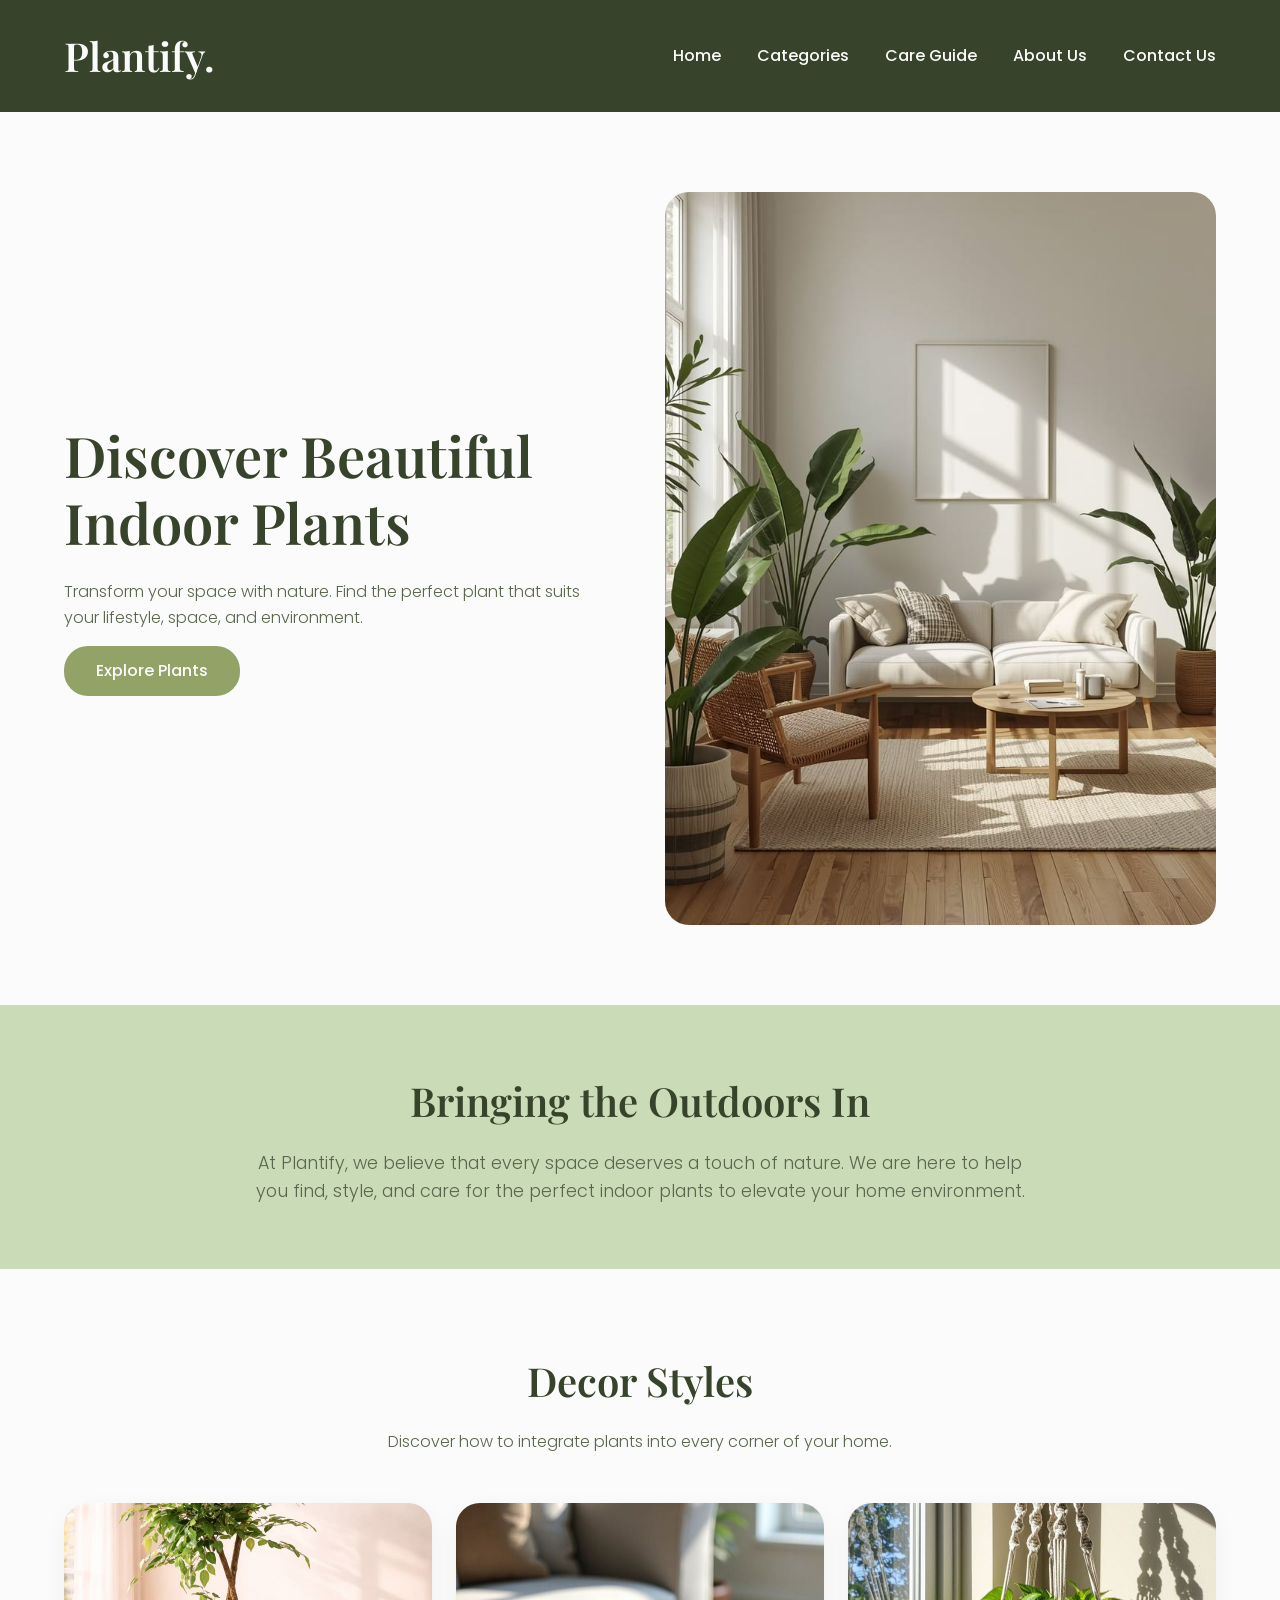
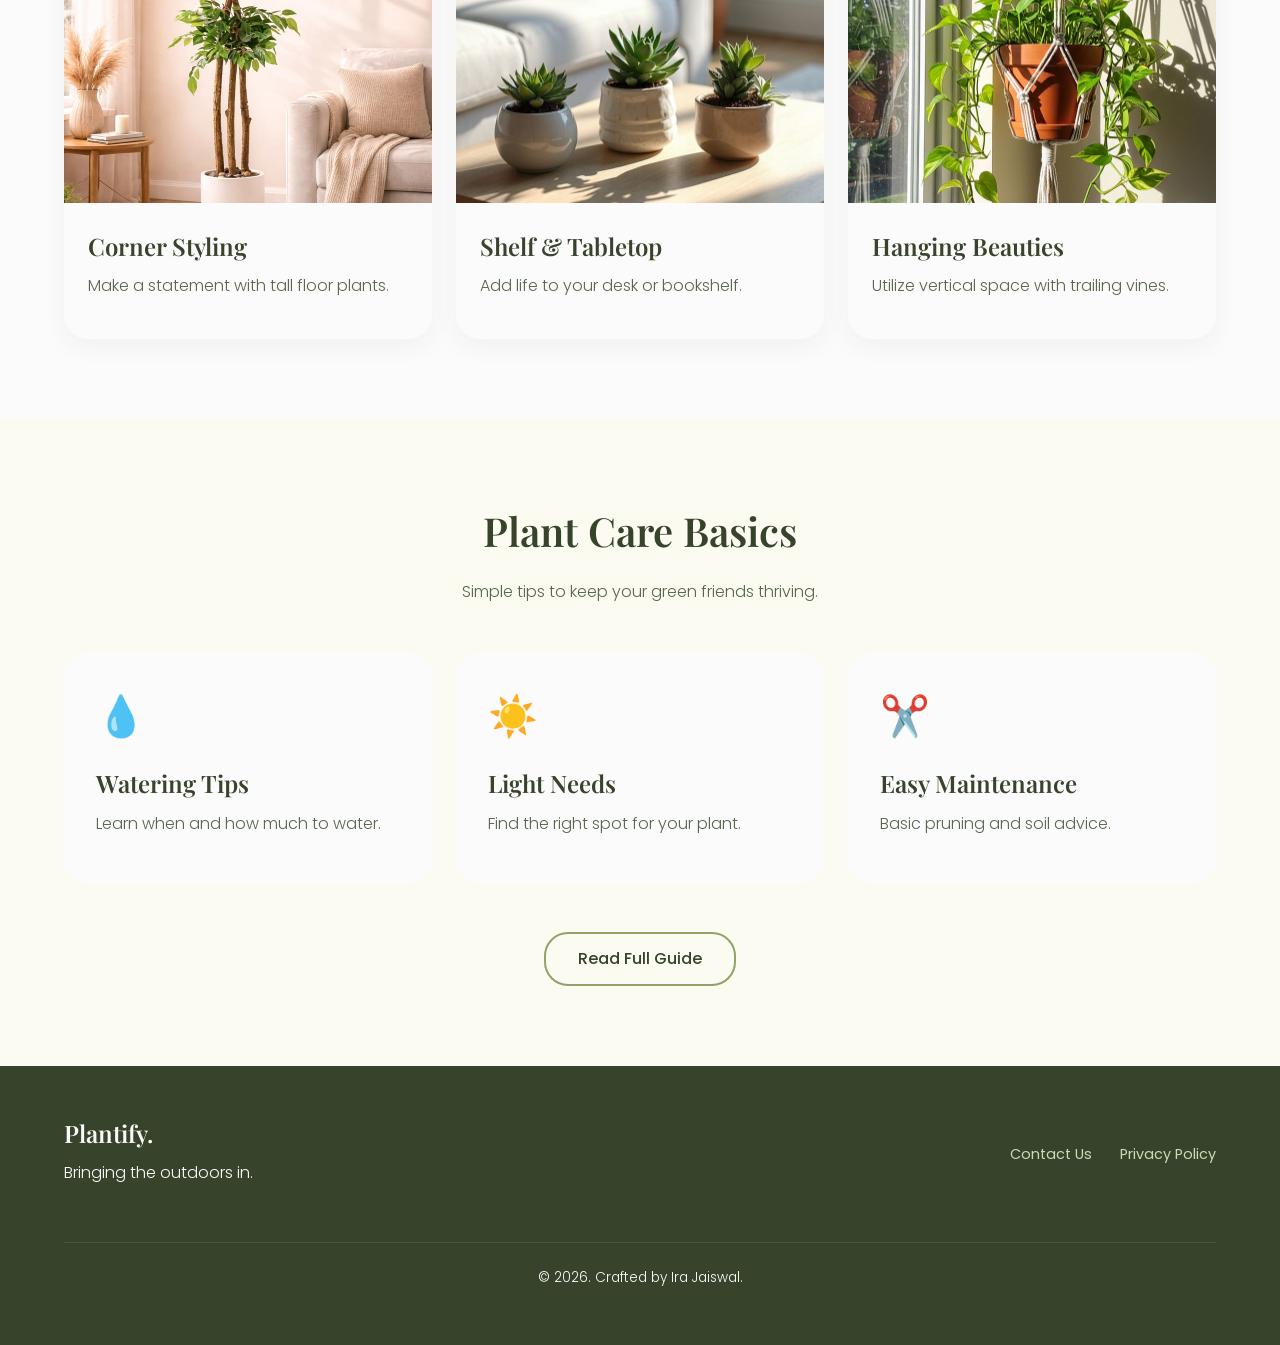
<file: index.html>
<!DOCTYPE html>
<html lang="en">
<head>
    <meta charset="UTF-8">
    <meta name="viewport" content="width=device-width, initial-scale=1.0">
    <title>Plantify | Discover Beautiful Indoor Plants</title>
    <link href="https://fonts.googleapis.com/css2?family=Playfair+Display:ital,wght@0,400;0,600;1,400&family=Poppins:wght@300;400;500;600&display=swap" rel="stylesheet">
    <link rel="stylesheet" href="style.css">
</head>
<body>

  <header class="site-header bg-dark-green">
    <div class="container header-inner">
        <div class="logo">
            <h2>Plantify.</h2>
        </div>
        <nav class="main-nav">
            <a href="index.html">Home</a>
            <a href="categories.html">Categories</a>
            <a href="care.html">Care Guide</a>
            <a href="about.html">About Us</a>
            <a href="contact.html">Contact Us</a>
        </nav>
    </div>
</header>

    <section class="main-banner bg-soft-white">
        <div class="container main-banner-grid">
            <div class="main-banner-text">
                <h1>Discover Beautiful Indoor Plants</h1>
                <p>Transform your space with nature. Find the perfect plant that suits your lifestyle, space, and environment.</p>
                <a href="#" class="btn-primary">Explore Plants</a>
            </div>
            <div class="main-banner-image">
                <!-- Replace 'main-plant.jpg' with your actual image name -->
                <img src="img/ban.jpg" alt="Styled indoor room with plants" class="fit-image main-plant-img">
            </div>
        </div>
    </section>
    
    <section class="about-snippet bg-light-green">
        <div class="container text-center">
            <h2>Bringing the Outdoors In</h2>
            <p>At Plantify, we believe that every space deserves a touch of nature. We are here to help you find, style, and care for the perfect indoor plants to elevate your home environment.</p>
        </div>
    </section>

    <section class="decor-styles bg-soft-white">
        <div class="container">
            <div class="section-header text-center">
                <h2>Decor Styles</h2>
                <p>Discover how to integrate plants into every corner of your home.</p>
            </div>
            
            <div class="style-grid">
                <div class="style-card">
                    <div class="card-img-container">
                        <img src="img/win.jpg" alt="Corner styling with tall plant" class="fit-image">
                    </div>
                    <div class="card-content">
                        <h3>Corner Styling</h3>
                        <p>Make a statement with tall floor plants.</p>
                    </div>
                </div>
                
               
                <div class="style-card">
                    <div class="card-img-container">
                        <img src="img/co.jpg" alt="Shelf styling with small plants" class="fit-image">
                    </div>
                    <div class="card-content">
                        <h3>Shelf & Tabletop</h3>
                        <p>Add life to your desk or bookshelf.</p>
                    </div>
                </div>
               
                <div class="style-card">
                    <div class="card-img-container">
                        <img src="img/hang.jpg" alt="Hanging trailing plants" class="fit-image">
                    </div>
                    <div class="card-content">
                        <h3>Hanging Beauties</h3>
                        <p>Utilize vertical space with trailing vines.</p>
                    </div>
                </div>
            </div>
        </div>
    </section>

    <!-- CARE-->
    <section class="care-preview bg-beige">
        <div class="container">
            <div class="section-header text-center">
                <h2>Plant Care Basics</h2>
                <p>Simple tips to keep your green friends thriving.</p>
            </div>
            
            <div class="care-grid">
                <div class="care-card">
                    <div class="icon-placeholder">💧</div>
                    <h3>Watering Tips</h3>
                    <p>Learn when and how much to water.</p>
                </div>
                <div class="care-card">
                    <div class="icon-placeholder">☀️</div>
                    <h3>Light Needs</h3>
                    <p>Find the right spot for your plant.</p>
                </div>
                <div class="care-card">
                    <div class="icon-placeholder">✂️</div>
                    <h3>Easy Maintenance</h3>
                    <p>Basic pruning and soil advice.</p>
                </div>
            </div>
            
            <div class="text-center">
                <a href="care.html" class="btn-secondary">Read Full Guide</a>
            </div>
        </div>
    </section>

    <footer class="site-footer bg-dark-green">
        <div class="container footer-inner">
            <div class="footer-brand">
                <h3>Plantify.</h3>
                <p>Bringing the outdoors in.</p>
            </div>
            <div class="footer-links">
                <a href="#">Contact Us</a>
                <a href="#">Privacy Policy</a>
            </div>
        </div>
      
        <div class="container text-center">
            <p class="copyright">&copy; 2026. Crafted by Ira Jaiswal.</p>
        </div>
    </footer>

</body>
</html>
</file>
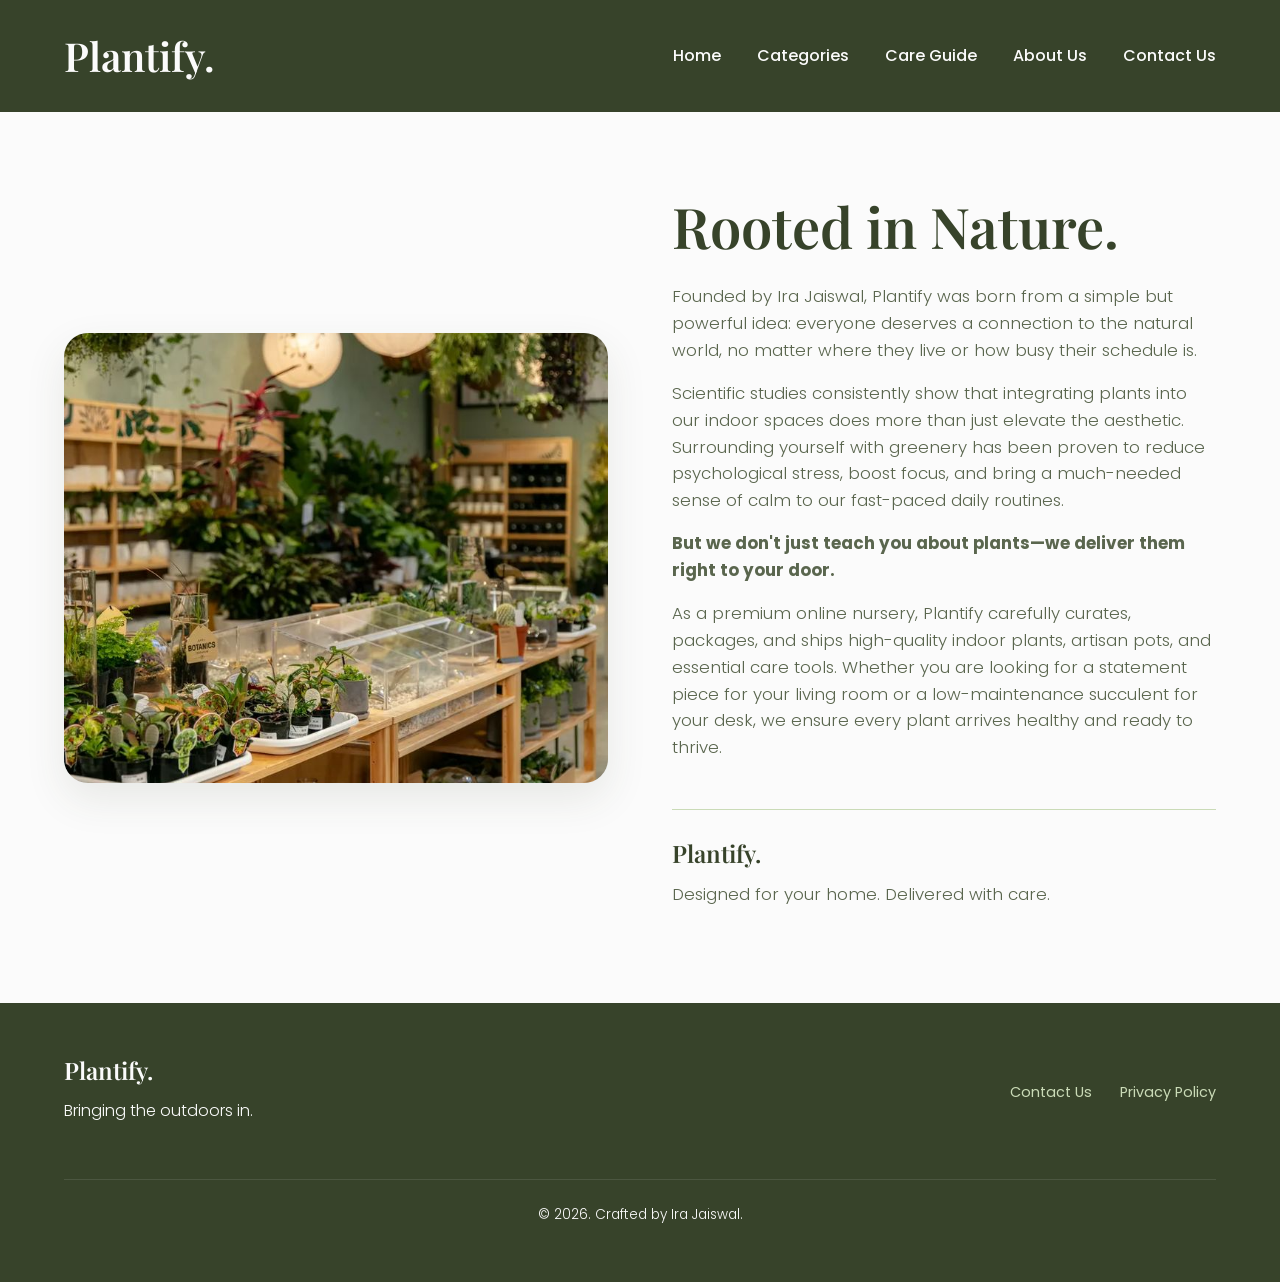
<file: about.html>
<!DOCTYPE html>
<html lang="en">
<head>
    <meta charset="UTF-8">
    <meta name="viewport" content="width=device-width, initial-scale=1.0">
    <title>Plantify | About Us</title>
    <link href="https://fonts.googleapis.com/css2?family=Playfair+Display:ital,wght@0,400;0,600;1,400&family=Poppins:wght@300;400;500;600&display=swap" rel="stylesheet">
    <link rel="stylesheet" href="style.css">
    <link rel="stylesheet" href="about.css">
</head>
<body>

  
    <header class="site-header bg-dark-green">
        <div class="container header-inner">
            <div class="logo">
                <h2><a href="index.html" style="color: inherit; text-decoration: none;">Plantify.</a></h2>
            </div>
            <nav class="main-nav">
                <a href="index.html">Home</a>
                <a href="categories.html">Categories</a>
                <a href="care.html">Care Guide</a>
                <a href="about.html">About Us</a>
                <a href="contact.html">Contact Us</a>
            </nav>
        </div>
    </header>

    <section class="about-page bg-soft-white">
        <div class="container about-grid">
            
            <div class="about-image-container">
               
                <img src="img/shop.jpg" alt="Aesthetic plant shop interior" class="fit-image about-img">
            </div>

            <div class="about-text-container">
                <h1>Rooted in Nature.</h1>
                <p>Founded by Ira Jaiswal, Plantify was born from a simple but powerful idea: everyone deserves a connection to the natural world, no matter where they live or how busy their schedule is.</p>
                <p>Scientific studies consistently show that integrating plants into our indoor spaces does more than just elevate the aesthetic. Surrounding yourself with greenery has been proven to reduce psychological stress, boost focus, and bring a much-needed sense of calm to our fast-paced daily routines.</p>
                <p><strong>But we don't just teach you about plants—we deliver them right to your door.</strong></p>
                <p>As a premium online nursery, Plantify carefully curates, packages, and ships high-quality indoor plants, artisan pots, and essential care tools. Whether you are looking for a statement piece for your living room or a low-maintenance succulent for your desk, we ensure every plant arrives healthy and ready to thrive.</p>
                
                <div class="signature">
                    <h3>Plantify.</h3>
                    <p>Designed for your home. Delivered with care.</p>
                </div>
            </div>

        </div>
    </section>

    <footer class="site-footer bg-dark-green">
        <div class="container footer-inner">
            <div class="footer-brand">
                <h3>Plantify.</h3>
                <p>Bringing the outdoors in.</p>
            </div>
            <div class="footer-links">
                <a href="#">Contact Us</a>
                <a href="#">Privacy Policy</a>
            </div>
        </div>
        
        <div class="container text-center">
            <p class="copyright">&copy; 2026. Crafted by Ira Jaiswal.</p>
        </div>
    </footer>

</body>
</html>
</file>
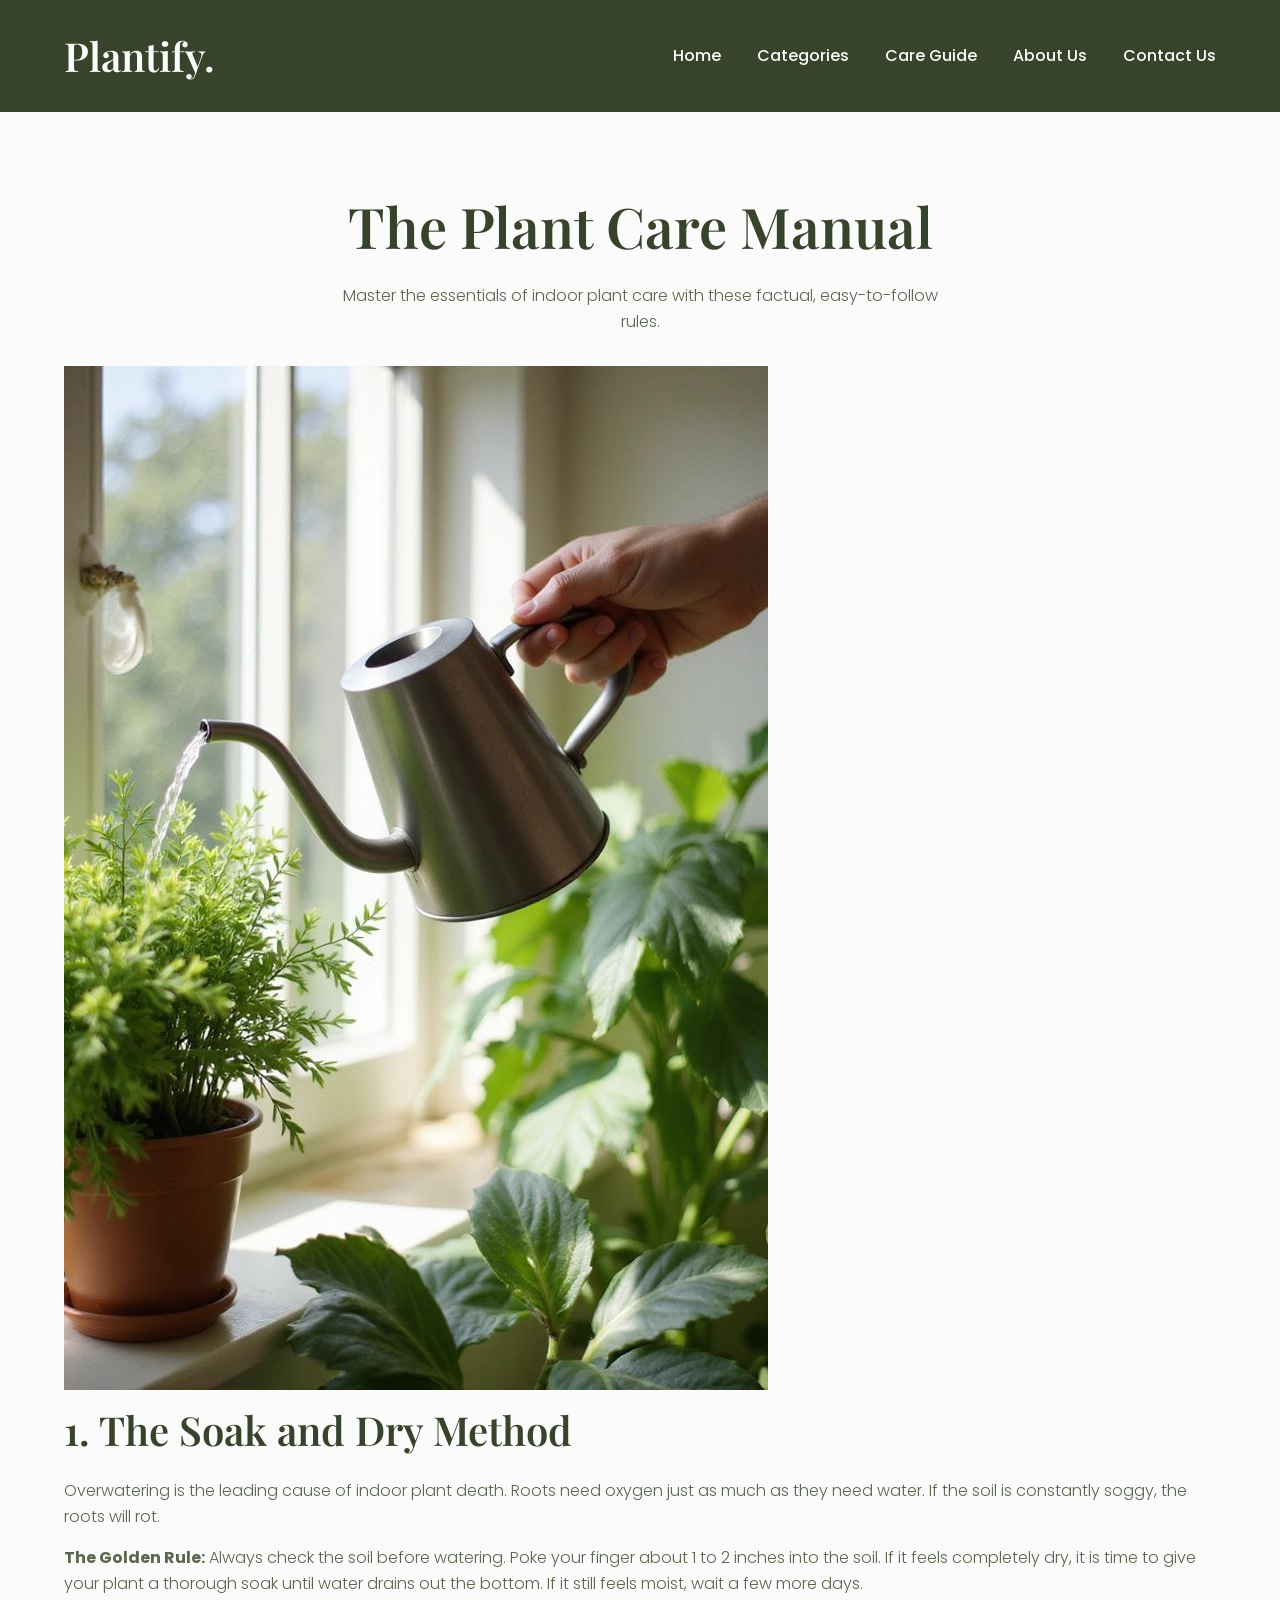
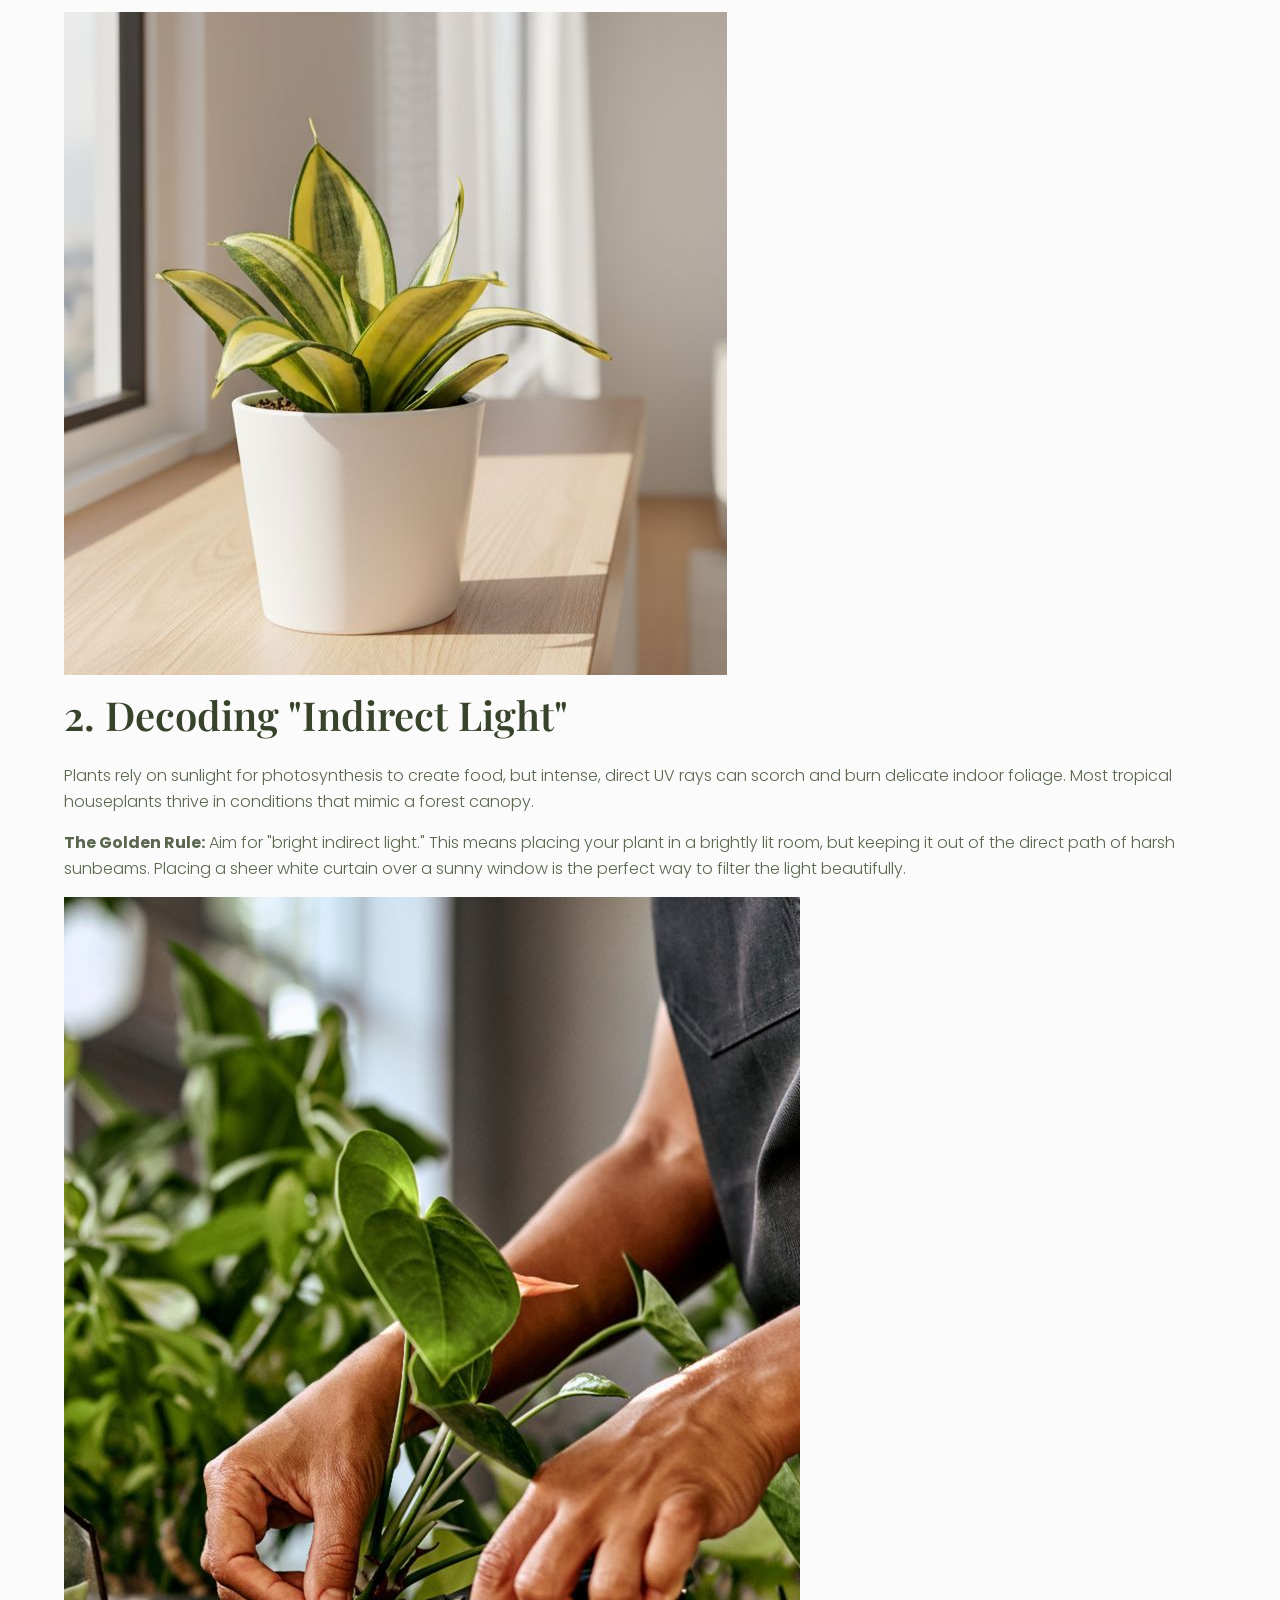
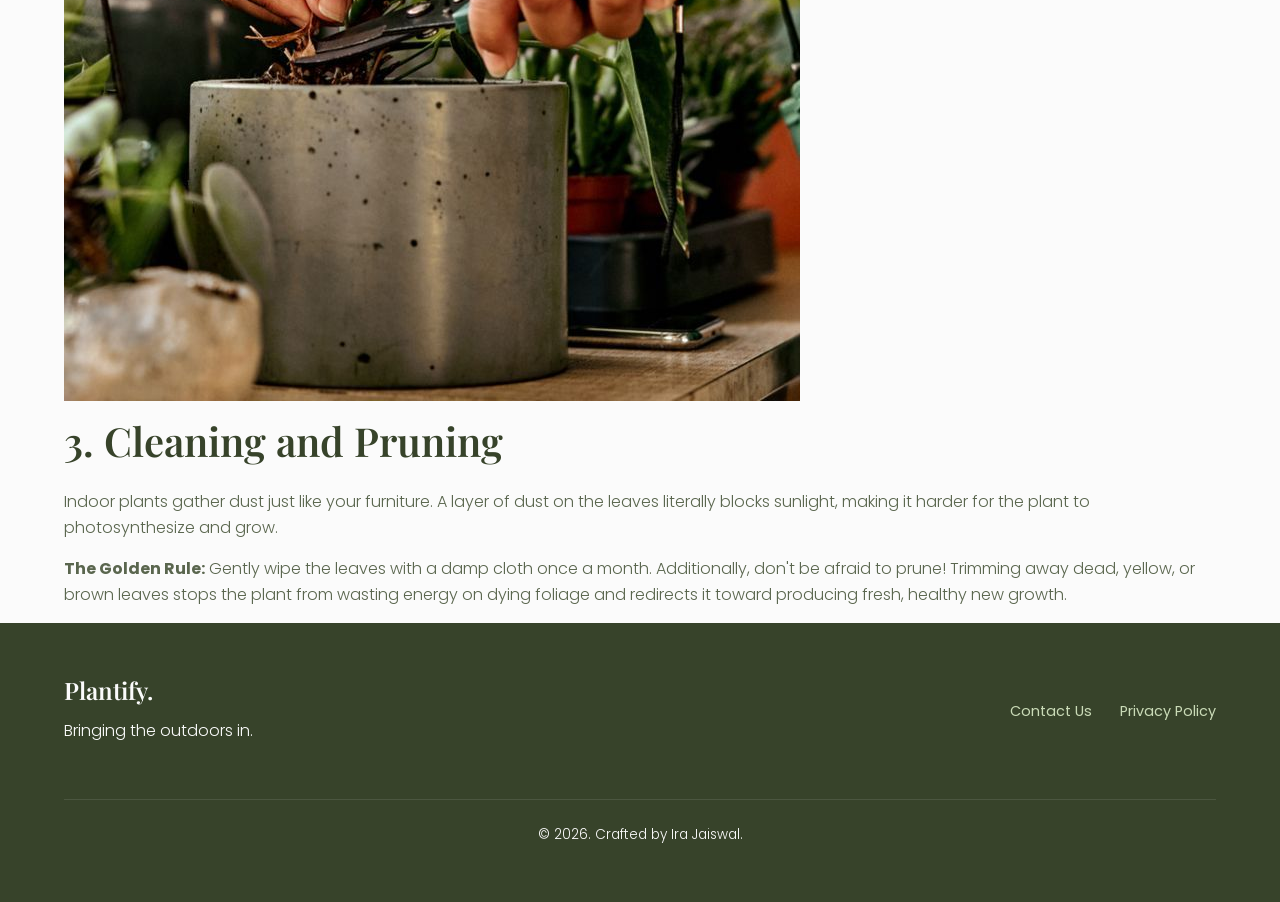
<file: care.html>
<!DOCTYPE html>
<html lang="en">
<head>
    <meta charset="UTF-8">
    <meta name="viewport" content="width=device-width, initial-scale=1.0">
    <title>Plantify | Plant Care Guide</title>
    <link href="https://fonts.googleapis.com/css2?family=Playfair+Display:ital,wght@0,400;0,600;1,400&family=Poppins:wght@300;400;500;600&display=swap" rel="stylesheet">
    <link rel="stylesheet" href="style.css">
    <link href="https://fonts.googleapis.com/css2?family=Playfair+Display:ital,wght@0,400;0,600;1,400&family=Poppins:wght@300;400;500;600&display=swap" rel="stylesheet">
    <link rel="stylesheet" href="style.css">
    <link rel="stylesheet" href="care.css">
</head>
<body>

    <header class="site-header bg-dark-green">
        <div class="container header-inner">
            <div class="logo">
                <h2><a href="index.html" style="color: inherit; text-decoration: none;">Plantify.</a></h2>
            </div>
            <nav class="main-nav">
                <a href="index.html">Home</a>
                <a href="categories.html">Categories</a>
                <a href="care.html">Care Guide</a>
                <a href="about.html">About Us</a>
                <a href="contact.html">Contact Us</a>
            </nav>
        </div>
    </header>

    <section class="care-header bg-soft-white">
        <div class="container text-center">
            <h1>The Plant Care Manual</h1>
            <p>Master the essentials of indoor plant care with these factual, easy-to-follow rules.</p>
        </div>
    </section>

    <section class="care-articles bg-soft-white">
        <div class="container">
            
            <div class="care-block">
        
                <img src="img/water.jpg" alt="Watering an indoor plant" class="care-img">
                <h2>1. The Soak and Dry Method</h2>
                <p>Overwatering is the leading cause of indoor plant death. Roots need oxygen just as much as they need water. If the soil is constantly soggy, the roots will rot.</p>
                <p><strong>The Golden Rule:</strong> Always check the soil before watering. Poke your finger about 1 to 2 inches into the soil. If it feels completely dry, it is time to give your plant a thorough soak until water drains out the bottom. If it still feels moist, wait a few more days.</p>
            </div>

            <div class="care-block">
              
                <img src="img/sun.jpg" alt="Snake plant in window sunlight" class="care-img">
                <h2>2. Decoding "Indirect Light"</h2>
                <p>Plants rely on sunlight for photosynthesis to create food, but intense, direct UV rays can scorch and burn delicate indoor foliage. Most tropical houseplants thrive in conditions that mimic a forest canopy.</p>
                <p><strong>The Golden Rule:</strong> Aim for "bright indirect light." This means placing your plant in a brightly lit room, but keeping it out of the direct path of harsh sunbeams. Placing a sheer white curtain over a sunny window is the perfect way to filter the light beautifully.</p>
            </div>

            <div class="care-block">
               
                <img src="img/p.jpg" alt="Hands pruning an indoor plant" class="care-img">
                <h2>3. Cleaning and Pruning</h2>
                <p>Indoor plants gather dust just like your furniture. A layer of dust on the leaves literally blocks sunlight, making it harder for the plant to photosynthesize and grow.</p>
                <p><strong>The Golden Rule:</strong> Gently wipe the leaves with a damp cloth once a month. Additionally, don't be afraid to prune! Trimming away dead, yellow, or brown leaves stops the plant from wasting energy on dying foliage and redirects it toward producing fresh, healthy new growth.</p>
            </div>

        </div>
    </section>

    <footer class="site-footer bg-dark-green">
        <div class="container footer-inner">
            <div class="footer-brand">
                <h3>Plantify.</h3>
                <p>Bringing the outdoors in.</p>
            </div>
            <div class="footer-links">
                <a href="#">Contact Us</a>
                <a href="#">Privacy Policy</a>
            </div>
        </div>

        <div class="container text-center">
            <p class="copyright">&copy; 2026. Crafted by Ira Jaiswal.</p>
        </div>
    </footer>

</body>
</html>
</file>
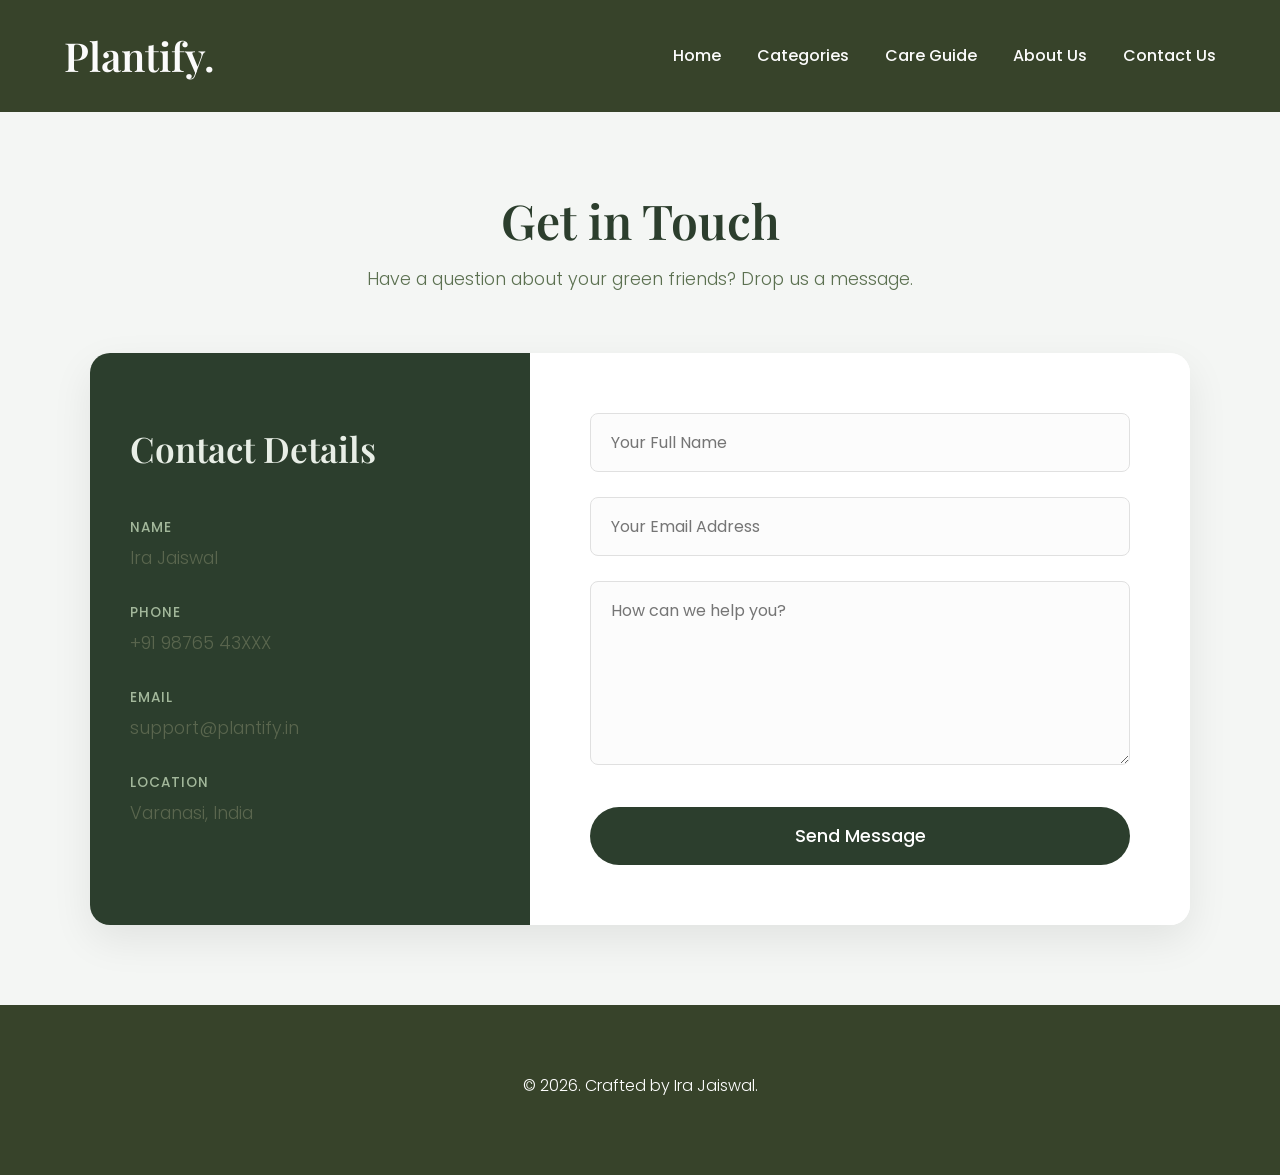
<file: contact.html>
<!DOCTYPE html>
<html lang="en">
<head>
    <meta charset="UTF-8">
    <meta name="viewport" content="width=device-width, initial-scale=1.0">
    <title>Plantify | Contact Us</title>
    
    <link href="https://fonts.googleapis.com/css2?family=Playfair+Display:ital,wght@0,400;0,600;1,400&family=Poppins:wght@300;400;500;600&display=swap" rel="stylesheet">
    
    <link rel="stylesheet" href="style.css">

    <style>
        .contact-page-bg {
            background-color: #f4f6f4; 
            padding: 80px 0;
            min-height: 80vh;
        }
        .section-header {
            text-align: center;
            margin-bottom: 60px;
        }

        .section-header h1 {
            font-family: 'Playfair Display', serif;
            color: #2c3e2d;
            font-size: 3rem;
            margin-bottom: 15px;
        }

        .section-header p {
            font-family: 'Poppins', sans-serif;
            color: #5b7050;
            font-size: 1.1rem;
        }
        .contact-wrapper {
            max-width: 1100px;
            margin: 0 auto;
            display: grid;
            grid-template-columns: 1fr 1.5fr; 
            background: #ffffff;
            border-radius: 20px;
            overflow: hidden; 
            box-shadow: 0 15px 40px rgba(0,0,0,0.08); 
        }
        .contact-info-card {
            background-color: #2c3e2d; 
            color: #ffffff;
            padding: 50px 40px;
            display: flex;
            flex-direction: column;
            justify-content: center;
        }

        .contact-info-card h3 {
            font-family: 'Playfair Display', serif;
            font-size: 2.2rem;
            margin-bottom: 40px;
            color: #e8eee6;
        }

        .info-item {
            margin-bottom: 30px;
            font-family: 'Poppins', sans-serif;
        }

        .info-item strong {
            display: block;
            font-weight: 500;
            color: #a3b89b; 
            margin-bottom: 5px;
            font-size: 0.85rem;
            text-transform: uppercase;
            letter-spacing: 1px;
        }

        .info-item p {
            margin: 0;
            font-size: 1.1rem;
            font-weight: 300;
        }
        .contact-form-card {
            padding: 60px;
            background-color: #ffffff;
        }

        .contact-form {
            display: flex;
            flex-direction: column;
            gap: 25px;
        }

        .form-group input, 
        .form-group textarea {
            width: 100%;
            padding: 16px 20px;
            border: 1px solid #e0e0e0;
            border-radius: 8px;
            font-family: 'Poppins', sans-serif;
            font-size: 1rem;
            background-color: #fcfcfc;
            transition: all 0.3s ease;
            box-sizing: border-box;
        }

        .form-group input:focus, 
        .form-group textarea:focus {
            border-color: #5b7050;
            background-color: #ffffff;
            outline: none;
            box-shadow: 0 0 0 3px rgba(91, 112, 80, 0.1);
        }

        .submit-btn {
            background-color: #2c3e2d;
            color: #ffffff;
            border: none;
            padding: 16px;
            border-radius: 30px;
            font-family: 'Poppins', sans-serif;
            font-weight: 500;
            font-size: 1.1rem;
            cursor: pointer;
            transition: background-color 0.3s ease, transform 0.2s ease;
            margin-top: 10px;
        }

        .submit-btn:hover {
            background-color: #1a251b; 
            transform: translateY(-2px);
        }

        @media (max-width: 992px) {
            .contact-wrapper {
                grid-template-columns: 1fr;
            }
            .contact-form-card {
                padding: 40px 25px;
            }
        }
    </style>
</head>
<body class="bg-soft-white">

    <header class="site-header bg-dark-green">
        <div class="container header-inner">
            <div class="logo">
                <h2><a href="index.html" style="color: inherit; text-decoration: none;">Plantify.</a></h2>
            </div>
            <nav class="main-nav">
                <a href="index.html">Home</a>
                <a href="categories.html">Categories</a>
                <a href="care.html">Care Guide</a>
                <a href="about.html">About Us</a>
                <a href="contact.html">Contact Us</a>
            </nav>
        </div>
    </header>
    <main class="contact-page-bg">
        <div class="container">
            
            <div class="section-header">
                <h1>Get in Touch</h1>
                <p>Have a question about your green friends? Drop us a message.</p>
            </div>

            <div class="contact-wrapper">
                
                <div class="contact-info-card">
                    <h3>Contact Details</h3>
                    
                    <div class="info-item">
                        <strong>Name</strong>
                        <p>Ira Jaiswal</p>
                    </div>
                    
                    <div class="info-item">
                        <strong>Phone</strong>
                        <p>+91 98765 43XXX</p>
                    </div>
                    
                    <div class="info-item">
                        <strong>Email</strong>
                        <p>support@plantify.in</p>
                    </div>
                    
                    <div class="info-item">
                        <strong>Location</strong>
                        <p>Varanasi, India</p>
                    </div>
                </div>
                <div class="contact-form-card">
                    <form class="contact-form">
                        <div class="form-group">
                            <input type="text" placeholder="Your Full Name" required>
                        </div>
                        <div class="form-group">
                            <input type="email" placeholder="Your Email Address" required>
                        </div>
                        <div class="form-group">
                            <textarea placeholder="How can we help you?" rows="6" required></textarea>
                        </div>
                        <button type="submit" class="submit-btn">Send Message</button>
                    </form>
                </div>

            </div>
        </div>
    </main>

    <footer class="site-footer bg-dark-green">
        <div class="container text-center">
            <p style="color: white; padding: 20px 0;">&copy; 2026. Crafted by Ira Jaiswal.</p>
        </div>
    </footer>

</body>
</html>
</file>
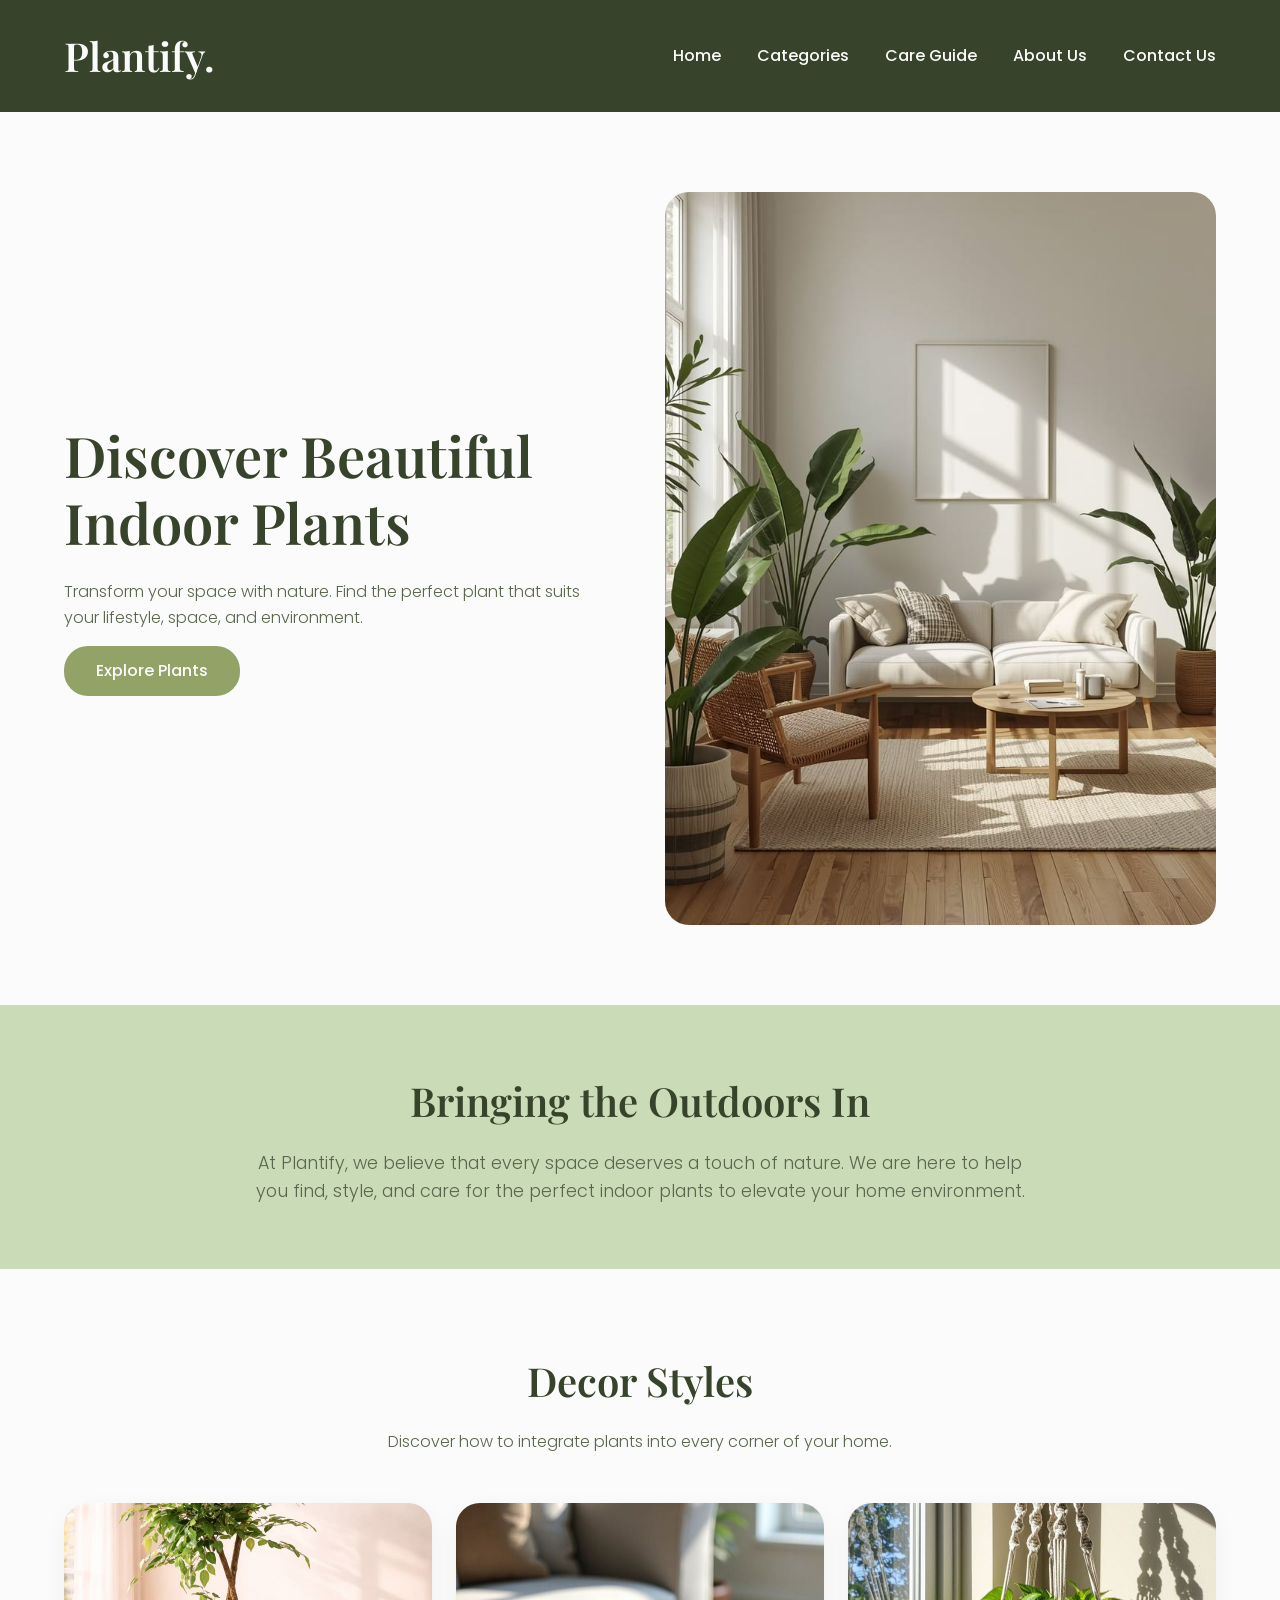
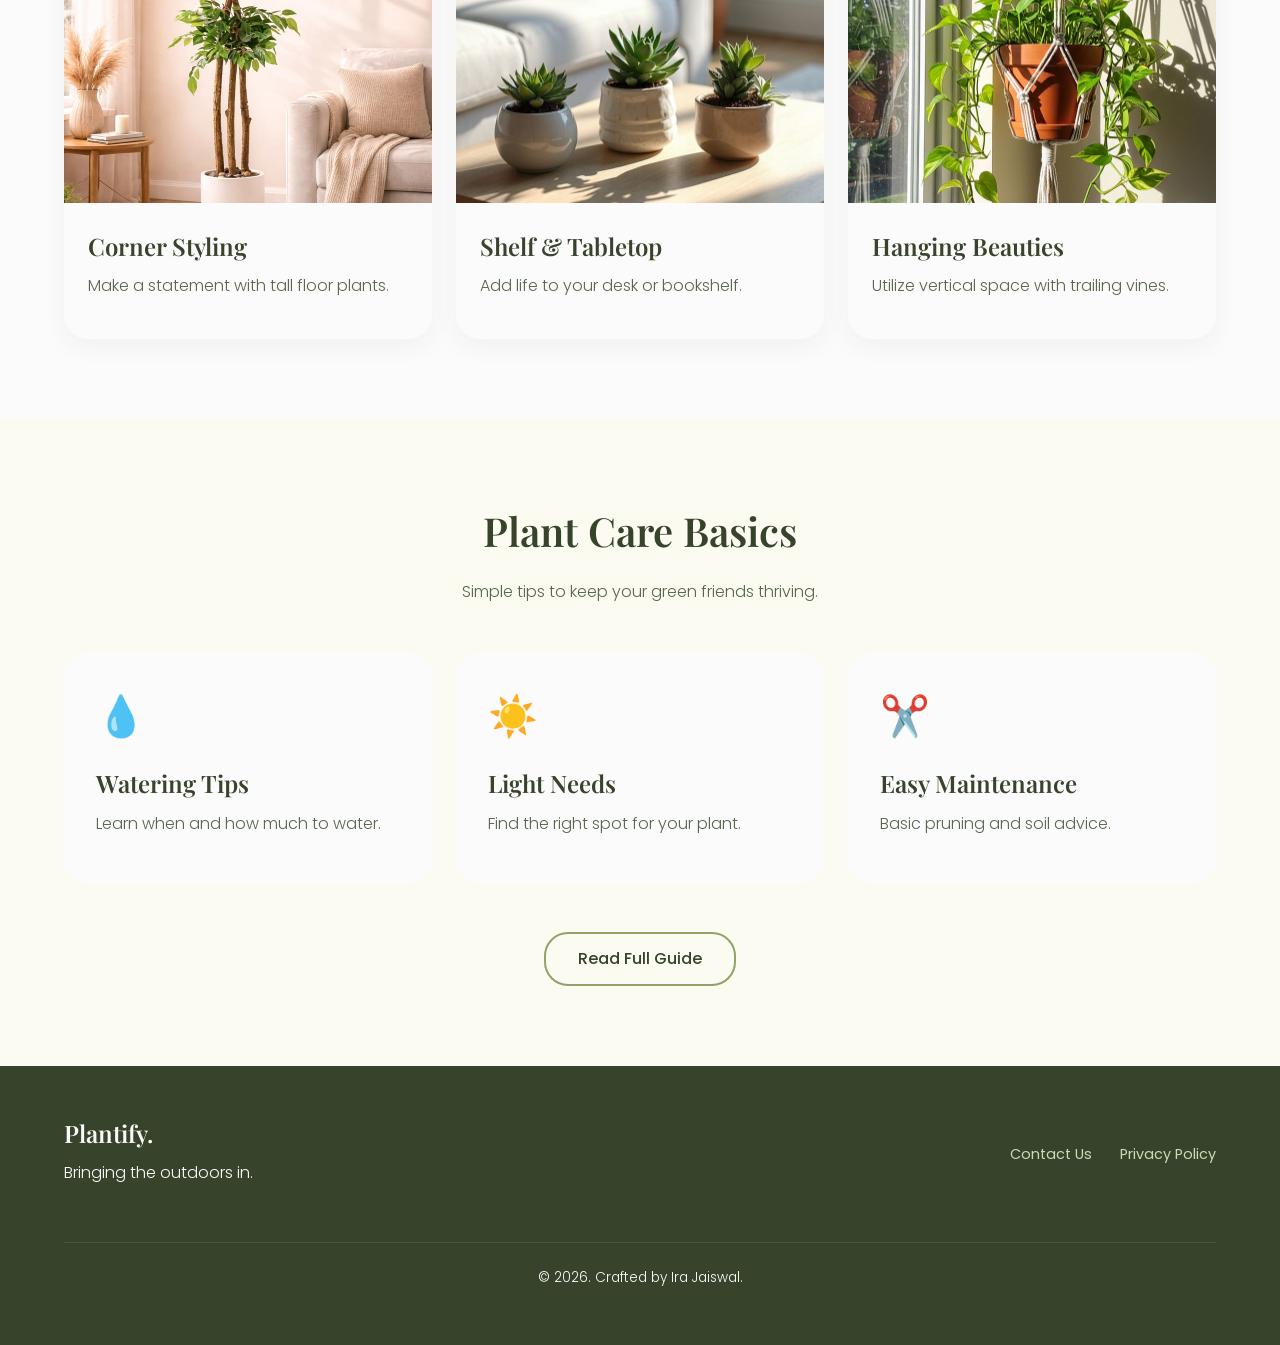
<file: homepage.html>
<!DOCTYPE html>
<html lang="en">
<head>
    <meta charset="UTF-8">
    <meta name="viewport" content="width=device-width, initial-scale=1.0">
    <title>Plantify | Discover Beautiful Indoor Plants</title>
    <link href="https://fonts.googleapis.com/css2?family=Playfair+Display:ital,wght@0,400;0,600;1,400&family=Poppins:wght@300;400;500;600&display=swap" rel="stylesheet">
    <link rel="stylesheet" href="style.css">
</head>
<body>

  <header class="site-header bg-dark-green">
    <div class="container header-inner">
        <div class="logo">
            <h2>Plantify.</h2>
        </div>
        <nav class="main-nav">
            <a href="homepage.html">Home</a>
            <a href="categories.html">Categories</a>
            <a href="care.html">Care Guide</a>
            <a href="about.html">About Us</a>
            <a href="contact.html">Contact Us</a>
        </nav>
    </div>
</header>

    <section class="main-banner bg-soft-white">
        <div class="container main-banner-grid">
            <div class="main-banner-text">
                <h1>Discover Beautiful Indoor Plants</h1>
                <p>Transform your space with nature. Find the perfect plant that suits your lifestyle, space, and environment.</p>
                <a href="#" class="btn-primary">Explore Plants</a>
            </div>
            <div class="main-banner-image">
                <!-- Replace 'main-plant.jpg' with your actual image name -->
                <img src="img/ban.jpg" alt="Styled indoor room with plants" class="fit-image main-plant-img">
            </div>
        </div>
    </section>
    
    <section class="about-snippet bg-light-green">
        <div class="container text-center">
            <h2>Bringing the Outdoors In</h2>
            <p>At Plantify, we believe that every space deserves a touch of nature. We are here to help you find, style, and care for the perfect indoor plants to elevate your home environment.</p>
        </div>
    </section>

    <section class="decor-styles bg-soft-white">
        <div class="container">
            <div class="section-header text-center">
                <h2>Decor Styles</h2>
                <p>Discover how to integrate plants into every corner of your home.</p>
            </div>
            
            <div class="style-grid">
                <div class="style-card">
                    <div class="card-img-container">
                        <img src="img/win.jpg" alt="Corner styling with tall plant" class="fit-image">
                    </div>
                    <div class="card-content">
                        <h3>Corner Styling</h3>
                        <p>Make a statement with tall floor plants.</p>
                    </div>
                </div>
                
               
                <div class="style-card">
                    <div class="card-img-container">
                        <img src="img/co.jpg" alt="Shelf styling with small plants" class="fit-image">
                    </div>
                    <div class="card-content">
                        <h3>Shelf & Tabletop</h3>
                        <p>Add life to your desk or bookshelf.</p>
                    </div>
                </div>
               
                <div class="style-card">
                    <div class="card-img-container">
                        <img src="img/hang.jpg" alt="Hanging trailing plants" class="fit-image">
                    </div>
                    <div class="card-content">
                        <h3>Hanging Beauties</h3>
                        <p>Utilize vertical space with trailing vines.</p>
                    </div>
                </div>
            </div>
        </div>
    </section>

    <!-- CARE-->
    <section class="care-preview bg-beige">
        <div class="container">
            <div class="section-header text-center">
                <h2>Plant Care Basics</h2>
                <p>Simple tips to keep your green friends thriving.</p>
            </div>
            
            <div class="care-grid">
                <div class="care-card">
                    <div class="icon-placeholder">💧</div>
                    <h3>Watering Tips</h3>
                    <p>Learn when and how much to water.</p>
                </div>
                <div class="care-card">
                    <div class="icon-placeholder">☀️</div>
                    <h3>Light Needs</h3>
                    <p>Find the right spot for your plant.</p>
                </div>
                <div class="care-card">
                    <div class="icon-placeholder">✂️</div>
                    <h3>Easy Maintenance</h3>
                    <p>Basic pruning and soil advice.</p>
                </div>
            </div>
            
            <div class="text-center">
                <a href="care.html" class="btn-secondary">Read Full Guide</a>
            </div>
        </div>
    </section>

    <footer class="site-footer bg-dark-green">
        <div class="container footer-inner">
            <div class="footer-brand">
                <h3>Plantify.</h3>
                <p>Bringing the outdoors in.</p>
            </div>
            <div class="footer-links">
                <a href="#">Contact Us</a>
                <a href="#">Privacy Policy</a>
            </div>
        </div>
      
        <div class="container text-center">
            <p class="copyright">&copy; 2026. Crafted by Ira Jaiswal.</p>
        </div>
    </footer>

</body>
</html>
</file>
<file: style.css>
:root {
    --dark-green: #37432a;
    --med-green: #93A267;
    --light-green: #CADBB7;
    --soft-white: #FBFBFB;
    --gold: #D4A373;
    --beige: #FCFBF1;
    
    --font-heading: 'Playfair Display', serif;
    --font-body: 'Poppins', sans-serif;
    
    --space-8: 8px;
    --space-16: 16px;
    --space-24: 24px;
    --space-32: 32px;
    --space-48: 48px;
    --space-64: 64px;
    --space-80: 80px;
}


* {
    margin: 0;
    padding: 0;
    box-sizing: border-box;
}

body {
    font-family: var(--font-body);
    background-color: var(--soft-white);
    color: var(--dark-green);
    line-height: 1.6;
}

h1, h2, h3, h4 {
    font-family: var(--font-heading);
    font-weight: 600;
}

h1 { font-size: 3.5rem; line-height: 1.2; margin-bottom: var(--space-24); }
h2 { font-size: 2.5rem; margin-bottom: var(--space-16); }
h3 { font-size: 1.5rem; margin-bottom: var(--space-8); }
p { margin-bottom: var(--space-16); color: #5a664e; font-weight: 300; }
a { text-decoration: none; color: inherit; }

.container {
    max-width: 1200px;
    margin: 0 auto;
    padding: 0 var(--space-24);
}

.text-center {
    text-align: center;
}

.bg-soft-white { background-color: var(--soft-white); }
.bg-light-green { background-color: var(--light-green); }
.bg-beige { background-color: var(--beige); }
.bg-dark-green { background-color: var(--dark-green); color: var(--soft-white); }

.fit-image {
    width: 100%;
    height: 100%;
    object-fit: cover;
    display: block;
}

.main-plant-img {
    width: 100%;
    height: 500px;
    object-fit: cover;
    border-radius: 24px;
    display: block;
}

.btn-primary, .btn-secondary {
    display: inline-block;
    padding: 12px var(--space-32);
    border-radius: 24px;
    font-weight: 500;
    transition: background-color 0.3s ease, transform 0.2s ease;
}

.btn-primary { background-color: var(--med-green); color: var(--soft-white); }
.btn-primary:hover { background-color: var(--dark-green); transform: translateY(-2px); }

.btn-secondary { background-color: transparent; border: 2px solid var(--med-green); color: var(--dark-green); }
.btn-secondary:hover { background-color: var(--med-green); color: var(--soft-white); }

.site-header {
    padding: var(--space-24) 0;
    position: sticky;
    top: 0;
    z-index: 100;
}

.header-inner {
    display: flex;
    justify-content: space-between;
    align-items: center;
}

.site-header h2 { margin-bottom: 0; }
.main-nav a { margin-left: var(--space-32); font-weight: 500; transition: color 0.3s ease; }
.main-nav a:hover { color: var(--light-green); }

.main-banner { padding: var(--space-80) 0; }

.main-banner-grid {
    display: grid;
    grid-template-columns: 1fr 1fr;
    align-items: center;
    gap: 50px;
}

.main-banner-text {
    grid-column: 1;
}

.main-banner-image {
    grid-column: 2; 
}

.main-banner-image img {
    width: 100%;
    height: auto;
    border-radius: 24px;
    object-fit: cover;
}

@media (max-width: 768px) {
    .main-banner-grid {
        grid-template-columns: 1fr;
        text-align: center;
    }
   
    .main-banner-text { grid-column: 1; order: 1; }
    .main-banner-image { grid-column: 1; order: 2; }
}

.about-snippet { padding: var(--space-64) 0; }
.about-snippet p { max-width: 800px; margin: 0 auto; font-size: 1.1rem; }
.decor-styles { padding: var(--space-80) 0; }
.style-grid { display: grid; grid-template-columns: repeat(3, 1fr); gap: var(--space-24); margin-top: var(--space-48); }
.style-card { background: var(--soft-white); border-radius: 24px; overflow: hidden; transition: transform 0.4s ease, box-shadow 0.4s ease; box-shadow: 0 8px 24px rgba(55, 67, 42, 0.05); }
.style-card:hover { transform: translateY(-8px); box-shadow: 0 16px 32px rgba(55, 67, 42, 0.15); }
.card-img-container { height: 300px; overflow: hidden; }
.card-img-container .fit-image { transition: transform 0.5s ease; }
.style-card:hover .card-img-container .fit-image { transform: scale(1.05); }
.card-content { padding: var(--space-24); }

.care-preview { padding: var(--space-80) 0; }
.care-grid { display: flex; justify-content: space-between; gap: var(--space-24); margin: var(--space-48) 0; }
.care-card { background: var(--soft-white); padding: var(--space-32); border-radius: 24px; flex: 1; }
.icon-placeholder { font-size: 2.5rem; margin-bottom: var(--space-16); color: var(--med-green); }

.site-footer { padding: var(--space-48) 0; }
.site-footer p, .site-footer h3 { color: var(--soft-white); margin-bottom: var(--space-8); }
.footer-inner { display: flex; justify-content: space-between; align-items: center; }
.footer-links a { margin-left: var(--space-24); font-size: 0.9rem; color: var(--light-green); }

.copyright {
    margin-top: var(--space-48);
    padding-top: var(--space-24);
    border-top: 1px solid rgba(251, 251, 251, 0.1);
    font-size: 0.85rem;
    color: var(--light-green); 
}

@media (max-width: 768px) {
    .header-inner { flex-direction: column; gap: var(--space-16); }
    .main-nav a { margin: 0 var(--space-8); }
    .main-banner-grid { grid-template-columns: 1fr; text-align: center; }
    .main-banner-text, .main-banner-image { grid-column: span 1; }
    .style-grid { grid-template-columns: 1fr; }
    .care-grid { flex-direction: column; }
    .main-banner, .about-snippet, .decor-styles, .care-preview { padding: var(--space-48) 0; }
    h1 { font-size: 2.5rem; }
    h2 { font-size: 2rem; }
    .footer-inner { flex-direction: column; gap: var(--space-24); text-align: center; }
}
</file>
<file: about.css>
.about-page {
    padding: var(--space-80) 0;
    min-height: 80vh; 
    display: flex;
    align-items: center;
}

.about-grid {
    display: grid;
    grid-template-columns: 1fr 1fr; 
    gap: var(--space-64);
    align-items: center;
}

.about-img {
    width: 100%;
    height: 450px; 
    object-fit: cover;
    border-radius: 24px;
    box-shadow: 0 16px 40px rgba(55, 67, 42, 0.1); 
}

.about-text-container h1 {
    margin-bottom: var(--space-24);
    color: var(--dark-green); 
}

.about-text-container p {
    font-size: 1.05rem;
    margin-bottom: var(--space-16);
}

.signature {
    margin-top: var(--space-48);
    padding-top: var(--space-24);
    border-top: 1px solid var(--light-green);
}

.signature h3 {
    font-family: var(--font-heading);
    
    color: var(--dark-green);
    margin-bottom: var(--space-8);
}

@media (max-width: 768px) {
    .about-grid { 
        grid-template-columns: 1fr; 
        text-align: left; 
        gap: var(--space-32); 
    }
}
</file>
<file: care.css>
.care-header {
    padding: var(--space-80) 0 var(--space-32) 0;
}

.care-header p {
    max-width: 600px;
    margin: 0 auto;
}

.care-zigzag {
    padding: var(--space-48) 0 var(--space-80) 0;
}

.zigzag-row {
    display: grid;
    grid-template-columns: repeat(6, 1fr);
    gap: var(--space-64);
    align-items: center;
    margin-bottom: var(--space-80);
}

.zigzag-row:last-child {
    margin-bottom: 0;
}

.zigzag-text, .zigzag-image {
    grid-column: span 3;
}

.zigzag-img {
    height: 450px;
    border-radius: 24px;
    box-shadow: 0 12px 32px rgba(55, 67, 42, 0.08);
}
.row-reverse .zigzag-image {
    order: 1; 
}
.row-reverse .zigzag-text {
    order: 2;
}
    .zigzag-row { grid-template-columns: 1fr; gap: var(--space-32); margin-bottom: var(--space-64); }
    .zigzag-text, .zigzag-image { grid-column: span 1; }
    .row-reverse .zigzag-image { order: 0; }
</file>
